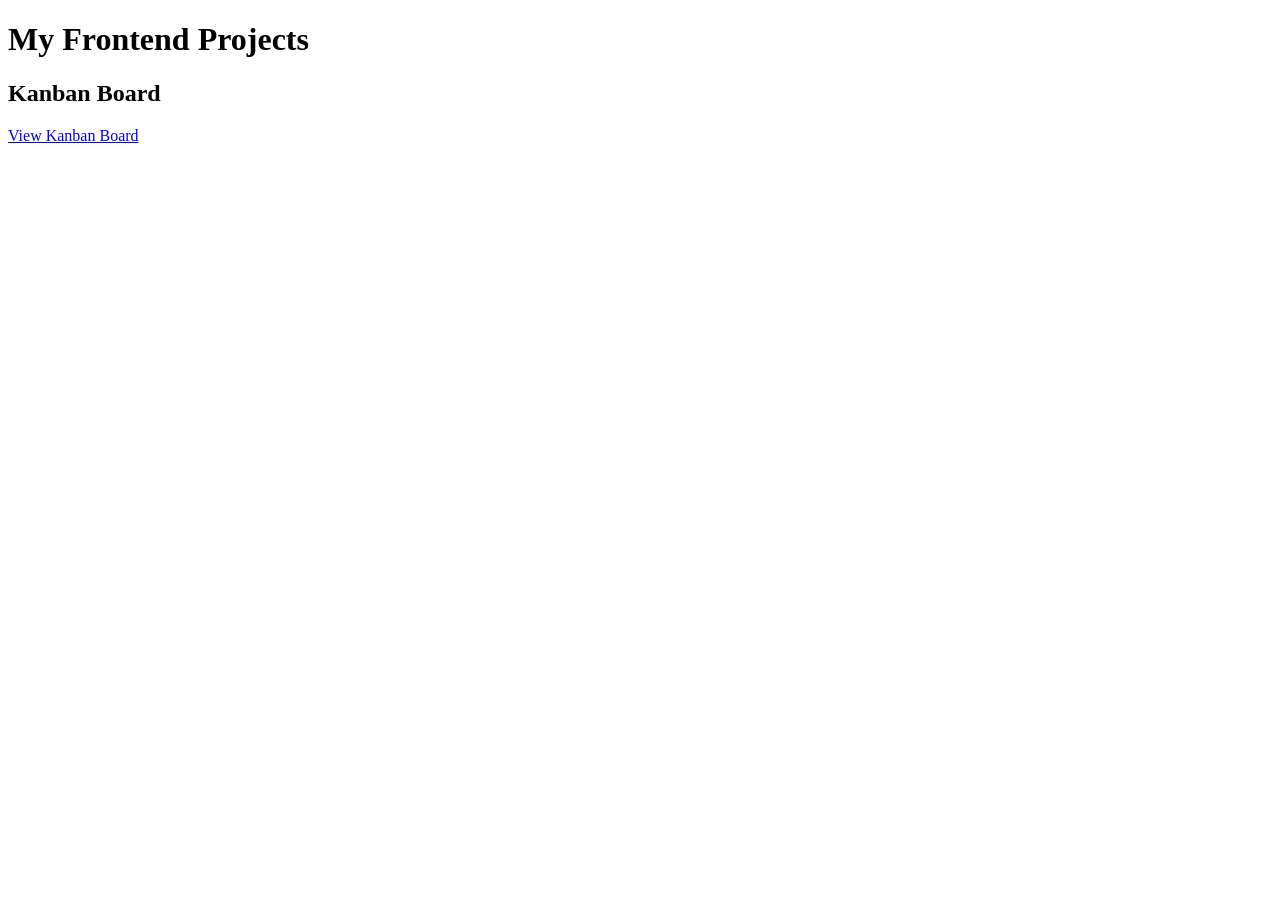
<file: index.html>
<!DOCTYPE html>
<html lang="en">
<head>
  <meta charset="UTF-8">
  <meta name="viewport" content="width=device-width, initial-scale=1.0">
  <title>My Frontend Projects</title>
</head>
<body>
  <h1>My Frontend Projects</h1>

  <h2>Kanban Board</h2>
  <a href="./kanban%20board/index.html">
    View Kanban Board
  </a>
</body>
</html>
</file>
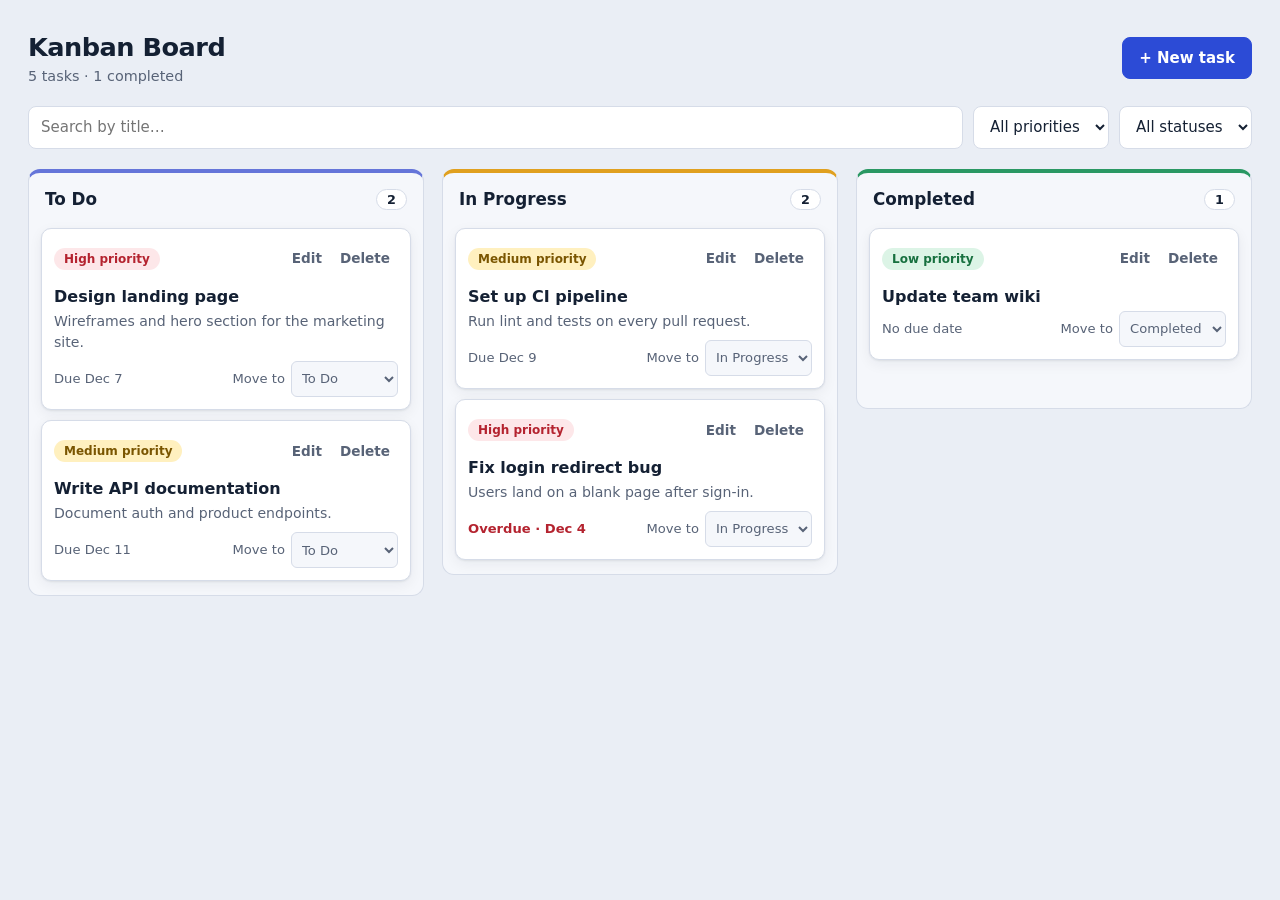
<file: kanban board/index.html>
<!DOCTYPE html>
<html lang="en">
<head>
<meta charset="utf-8">
<meta name="viewport" content="width=device-width, initial-scale=1">
<title>Kanban Board</title>
<link rel="stylesheet" href="style.css">
</head>
<body>
<div class="app">
  <header class="topbar">
    <div><h1>Kanban Board</h1><p id="summary">Loading…</p></div>
    <button class="btn btn-primary" id="addBtn" type="button">+ New task</button>
  </header>
 
  <section class="toolbar" aria-label="Search and filters">
    <label class="sr-only" for="search">Search tasks by title</label>
    <input class="field" id="search" type="search" placeholder="Search by title…" autocomplete="off">
    <label class="sr-only" for="priorityFilter">Filter by priority</label>
    <select class="field" id="priorityFilter">
      <option value="all">All priorities</option><option value="low">Low</option><option value="medium">Medium</option><option value="high">High</option>
    </select>
    <label class="sr-only" for="statusFilter">Filter by status</label>
    <select class="field" id="statusFilter">
      <option value="all">All statuses</option><option value="todo">To Do</option><option value="progress">In Progress</option><option value="done">Completed</option>
    </select>
  </section>
 
  <div class="no-results" id="noResults" hidden>
    <strong>No tasks match your filters</strong>
    <p>Try a different title or reset the filters.</p>
    <button class="btn" id="clearFilters" type="button">Clear filters</button>
  </div>
 
  <main class="board" id="board" aria-label="Kanban board"></main>
  <div class="sr-only" id="live" aria-live="polite"></div>
</div>
 
<!-- Add / Edit dialog -->
<dialog id="taskDialog" aria-labelledby="dialogTitle">
  <form class="dialog-body" id="taskForm" novalidate>
    <h2 id="dialogTitle">New task</h2>
    <label>Title <span class="req" aria-hidden="true">*</span>
      <input class="field" id="fTitle" required maxlength="80">
      <span class="req" id="titleError" role="alert" hidden>Enter a title for this task.</span>
    </label>
    <label>Description <textarea class="field" id="fDesc" rows="3" maxlength="300"></textarea></label>
    <div class="row">
      <label>Priority
        <select class="field" id="fPriority"><option value="low">Low</option><option value="medium" selected>Medium</option><option value="high">High</option></select>
      </label>
      <label>Due date <input class="field" id="fDue" type="date"></label>
    </div>
    <div class="dialog-actions">
      <button class="btn" type="button" id="cancelTask">Cancel</button>
      <button class="btn btn-primary" type="submit" id="saveTask">Save task</button>
    </div>
  </form>
</dialog>
 
<!-- Delete confirmation -->
<dialog id="deleteDialog" aria-labelledby="delTitle">
  <div class="dialog-body">
    <h2 id="delTitle">Delete this task?</h2>
    <p id="delText" style="margin:0;color:var(--muted)"></p>
    <div class="dialog-actions">
      <button class="btn" type="button" id="cancelDelete">Keep task</button>
      <button class="btn btn-danger" type="button" id="confirmDelete">Delete task</button>
    </div>
  </div>
</dialog>
<script src="script.js"></script>
</body>
</html>
</file>
<file: kanban board/style.css>
/* ---------- Design tokens ---------- */
:root{
  --bg:#eaeef5;--surface:#fff;--surface-2:#f5f7fb;--ink:#142033;--muted:#586377;--line:#d6dce8;
  --accent:#2c4bd6;--accent-ink:#fff;--focus:#2c4bd6;
  --high:#b4232f;--high-bg:#fde7e9;--medium:#7a5500;--medium-bg:#fff0bf;--low:#17703f;--low-bg:#dcf4e6;
  --todo:#6575d9;--progress:#e0a01f;--done:#2a9863;
  --radius:12px;--shadow:0 1px 2px rgba(20,32,51,.08),0 4px 14px rgba(20,32,51,.06);
  --font:"Manrope",system-ui,-apple-system,"Segoe UI",Roboto,sans-serif;
}
@media (prefers-color-scheme:dark){:root{
  --bg:#0f1521;--surface:#182133;--surface-2:#1e2940;--ink:#e8edf7;--muted:#9aa7bf;--line:#2b3750;
  --accent:#7f94ff;--accent-ink:#0f1521;--focus:#9db0ff;
  --high:#ff9aa2;--high-bg:#4a1d24;--medium:#ffd666;--medium-bg:#4a3a0c;--low:#7ee0a8;--low-bg:#173d2a;
  --shadow:0 1px 2px rgba(0,0,0,.4),0 4px 14px rgba(0,0,0,.3);}}
*,*::before,*::after{box-sizing:border-box}
body{margin:0;font:15px/1.5 var(--font);background:var(--bg);color:var(--ink);min-height:100vh}
button,input,select,textarea{font:inherit;color:inherit}
:focus-visible{outline:3px solid var(--focus);outline-offset:2px}
.sr-only{position:absolute;width:1px;height:1px;overflow:hidden;clip:rect(0 0 0 0);white-space:nowrap}
 
/* ---------- Layout ---------- */
.app{max-width:1280px;margin:0 auto;padding:clamp(12px,3vw,28px)}
.topbar{display:flex;flex-wrap:wrap;gap:12px 16px;align-items:center;justify-content:space-between;margin-bottom:18px}
.topbar h1{margin:0;font-size:1.6rem;letter-spacing:-.02em}
.topbar p{margin:0;color:var(--muted);font-size:.9rem}
.toolbar{display:flex;flex-wrap:wrap;gap:10px;margin-bottom:20px}
.toolbar input[type=search]{flex:1 1 220px}
.field{background:var(--surface);border:1px solid var(--line);border-radius:8px;padding:9px 12px;min-height:42px;width:100%}
.toolbar .field{width:auto}
.btn{border:1px solid var(--line);background:var(--surface);border-radius:8px;padding:9px 16px;min-height:42px;cursor:pointer;font-weight:600;transition:background .15s,transform .1s}
.btn:hover{background:var(--surface-2)}
.btn:active{transform:scale(.97)}
.btn-primary{background:var(--accent);border-color:var(--accent);color:var(--accent-ink)}
.btn-primary:hover{background:var(--accent);filter:brightness(1.1)}
.btn-danger{background:var(--high);border-color:var(--high);color:var(--surface)}
.btn-danger:hover{background:var(--high);filter:brightness(1.1)}
 
.board{display:grid;grid-template-columns:repeat(3,minmax(0,1fr));gap:18px;align-items:start}
.column{background:var(--surface-2);border:1px solid var(--line);border-top:4px solid var(--c);border-radius:var(--radius);display:flex;flex-direction:column;min-height:240px}
.column[data-status=todo]{--c:var(--todo)}.column[data-status=progress]{--c:var(--progress)}.column[data-status=done]{--c:var(--done)}
.column[hidden]{display:none}
.column-head{display:flex;justify-content:space-between;align-items:center;padding:14px 16px 8px}
.column-head h2{margin:0;font-size:1.05rem}
.count{background:var(--surface);border:1px solid var(--line);border-radius:99px;padding:0 10px;font-size:.8rem;font-weight:700}
.dropzone{list-style:none;margin:0;padding:8px 12px 14px;display:flex;flex-direction:column;gap:10px;flex:1;border-radius:0 0 var(--radius) var(--radius);transition:background .15s,outline-color .15s;outline:2px dashed transparent;outline-offset:-6px}
.dropzone.over{background:color-mix(in srgb,var(--c) 14%,transparent);outline-color:var(--c)}
 
/* ---------- Cards ---------- */
.card{background:var(--surface);border:1px solid var(--line);border-radius:10px;padding:12px;box-shadow:var(--shadow);cursor:grab;transition:transform .15s,box-shadow .15s}
.card:hover{transform:translateY(-2px)}
.card.dragging{opacity:.45;transform:rotate(2deg);cursor:grabbing}
.card-top{display:flex;justify-content:space-between;align-items:center;gap:8px}
.card h3{margin:8px 0 2px;font-size:1rem;overflow-wrap:anywhere}
.card p{margin:0 0 8px;color:var(--muted);font-size:.88rem;overflow-wrap:anywhere}
.badge{font-size:.75rem;font-weight:700;padding:2px 10px;border-radius:99px}
.badge.high{background:var(--high-bg);color:var(--high)}.badge.medium{background:var(--medium-bg);color:var(--medium)}.badge.low{background:var(--low-bg);color:var(--low)}
.actions{display:flex;gap:2px}
.icon-btn{background:none;border:0;border-radius:6px;padding:6px 8px;min-height:36px;cursor:pointer;color:var(--muted);font-size:.85rem;font-weight:600}
.icon-btn:hover{background:var(--surface-2);color:var(--ink)}
.icon-btn[data-action=delete]:hover{color:var(--high)}
.card-foot{display:flex;flex-wrap:wrap;justify-content:space-between;align-items:center;gap:8px;font-size:.82rem;color:var(--muted)}
.overdue{color:var(--high);font-weight:700}
.move{display:flex;align-items:center;gap:6px}
.move select{border:1px solid var(--line);background:var(--surface-2);border-radius:6px;padding:4px 6px;min-height:36px}
 
/* ---------- Empty / no-results ---------- */
.empty{border:2px dashed var(--line);border-radius:10px;padding:26px 14px;text-align:center;color:var(--muted)}
.empty strong{display:block;color:var(--ink);margin-bottom:4px}
.empty svg{width:34px;height:34px;margin-bottom:6px;stroke:var(--c);fill:none;stroke-width:1.6}
.no-results{background:var(--surface);border:1px solid var(--line);border-radius:var(--radius);padding:20px;text-align:center;margin-bottom:18px}
 
/* ---------- Dialogs ---------- */
dialog{border:0;border-radius:14px;padding:0;width:min(480px,calc(100% - 24px));background:var(--surface);color:var(--ink);box-shadow:0 20px 60px rgba(0,0,0,.35)}
dialog::backdrop{background:rgba(10,16,28,.55)}
dialog[open]{animation:pop .18s ease-out}
@keyframes pop{from{opacity:0;transform:translateY(8px) scale(.98)}}
.dialog-body{padding:20px;display:grid;gap:14px}
.dialog-body h2{margin:0;font-size:1.25rem}
.dialog-body label{display:grid;gap:4px;font-weight:600;font-size:.88rem}
.row{display:grid;grid-template-columns:1fr 1fr;gap:12px}
.dialog-actions{display:flex;justify-content:flex-end;gap:10px;margin-top:4px}
.req{color:var(--high)}
 
/* ---------- Responsive: horizontal snap columns on mobile ---------- */
@media (max-width:860px){
  .board{display:flex;overflow-x:auto;scroll-snap-type:x mandatory;gap:12px;padding-bottom:12px;-webkit-overflow-scrolling:touch}
  .column{flex:0 0 86%;scroll-snap-align:center}
  .toolbar .field,.toolbar .btn{flex:1 1 140px}
}
@media (prefers-reduced-motion:reduce){*{transition:none!important;animation:none!important}}
</file>
